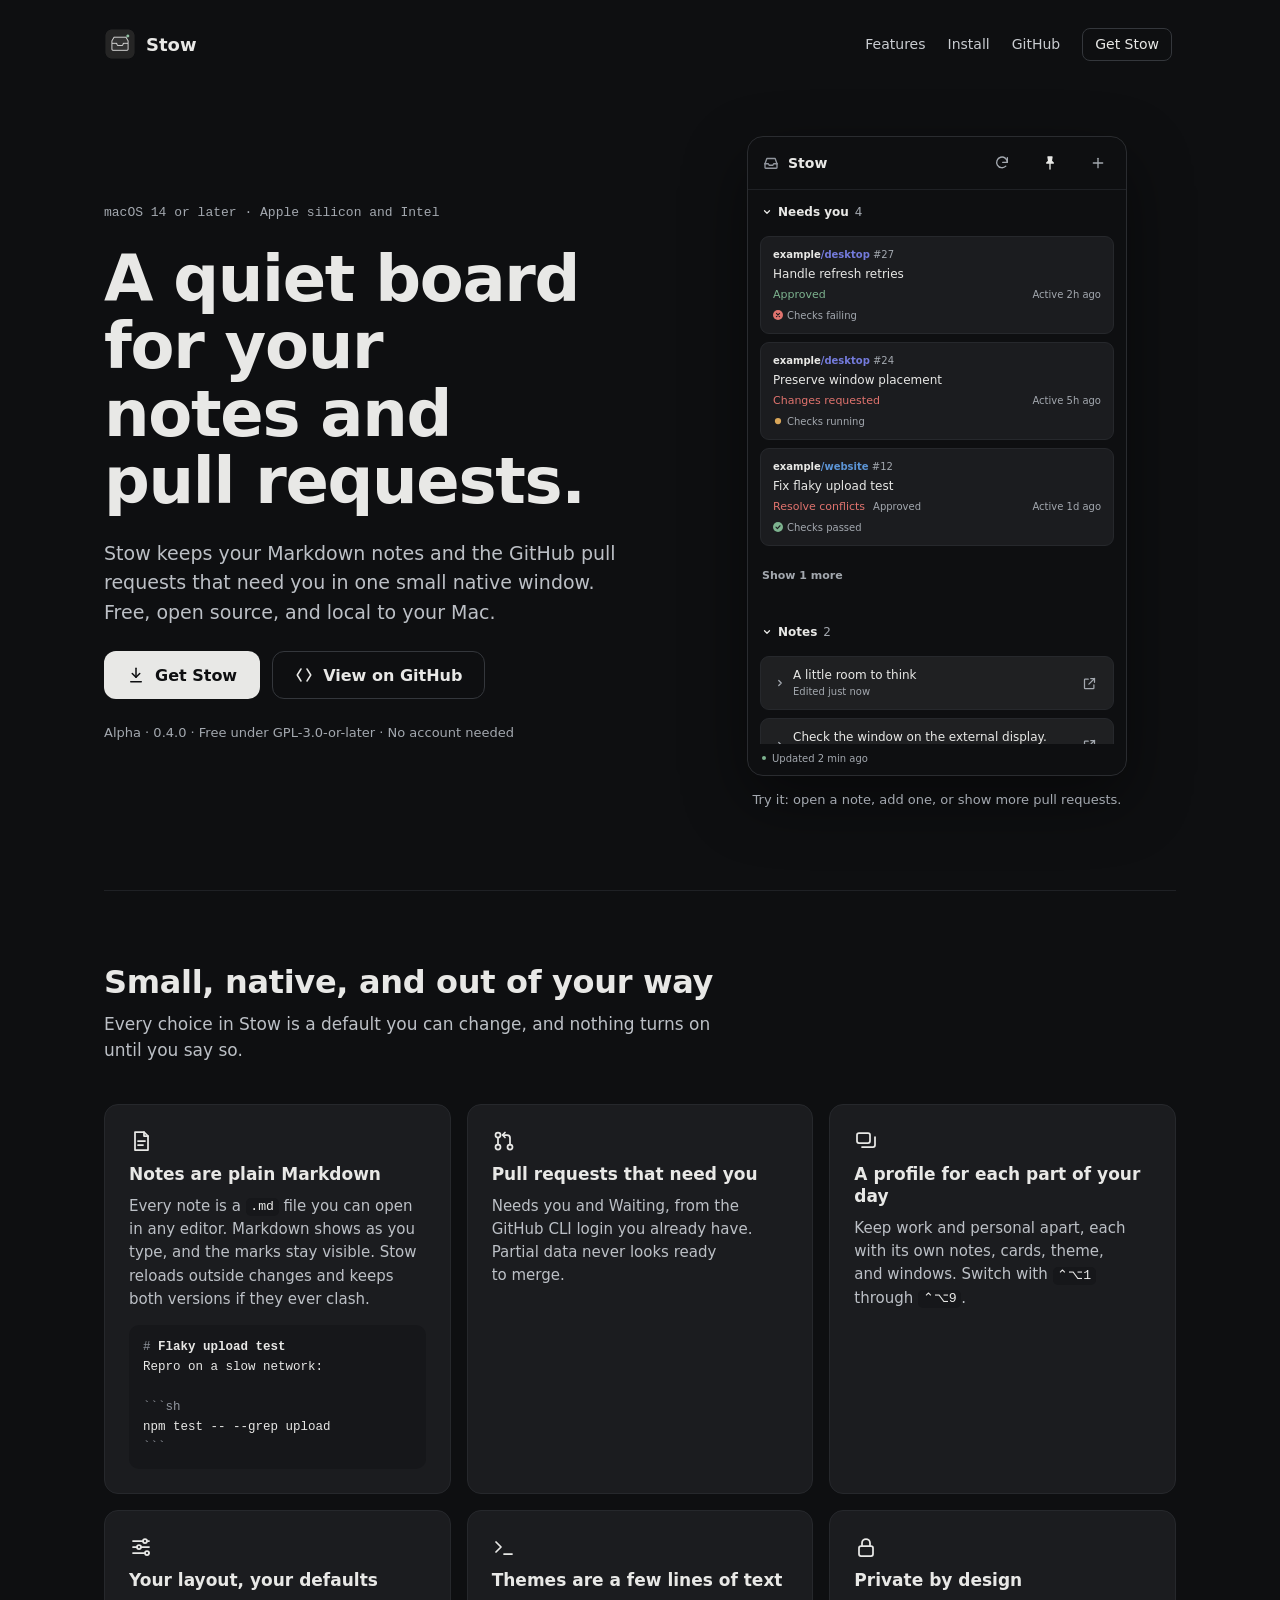
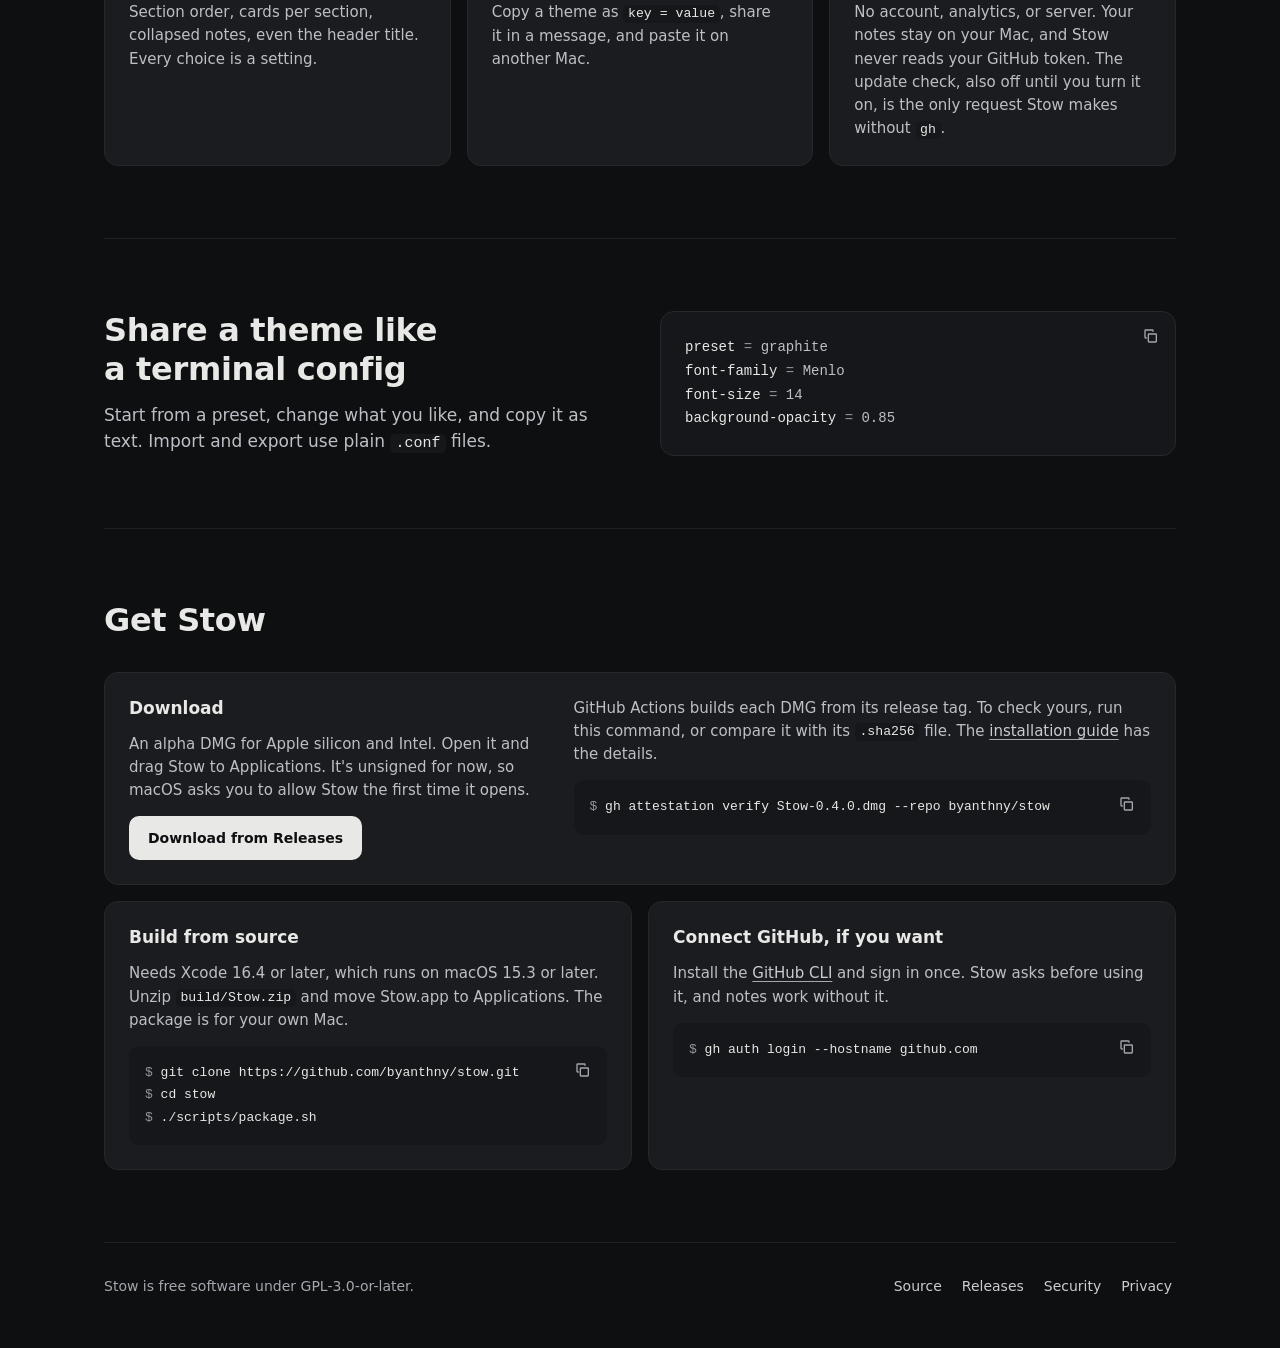
<file: site/index.html>
<!doctype html>
<html lang="en">
<head>
  <meta charset="utf-8">
  <meta name="viewport" content="width=device-width, initial-scale=1">
  <title>Stow, a quiet board for notes and pull requests</title>
  <meta name="description" content="Stow is a small native Mac app that keeps your Markdown notes and the GitHub pull requests that need you in one quiet window. Free and open source.">
  <meta name="color-scheme" content="dark">
  <meta name="theme-color" content="#0E0F11">
  <link rel="canonical" href="https://stow.byanthny.com/">
  <meta property="og:type" content="website">
  <meta property="og:url" content="https://stow.byanthny.com/">
  <meta property="og:site_name" content="Stow">
  <meta property="og:title" content="Stow, a quiet board for notes and pull requests">
  <meta property="og:description" content="Markdown notes and the GitHub pull requests that need you, in one small native Mac window. Free and open source.">
  <meta property="og:image" content="https://stow.byanthny.com/assets/og-0.3.0.png">
  <meta property="og:image:width" content="1200">
  <meta property="og:image:height" content="630">
  <meta property="og:image:alt" content="The Stow board with pull requests that need you, each repository in its own color, and Markdown notes, beside the headline.">
  <meta name="twitter:card" content="summary_large_image">
  <link rel="icon" href="favicon.ico" sizes="32x32">
  <link rel="icon" href="assets/icon-128.png" type="image/png" sizes="128x128">
  <link rel="apple-touch-icon" href="assets/apple-touch-icon.png">
  <link rel="stylesheet" href="styles.css">
  <script src="demo.js" defer></script>
  <script src="copy.js" defer></script>
</head>
<body>
  <a class="skip-link" href="#main">Skip to content</a>

  <header class="site-header wrap" id="top">
    <a class="brand" href="#top">
      <img src="assets/icon-128.png" alt="" width="32" height="32">
      <span>Stow</span>
    </a>
    <nav class="site-nav" aria-label="Main">
      <a href="#features">Features</a>
      <a href="#install">Install</a>
      <a href="https://github.com/byanthny/stow">GitHub</a>
      <a class="nav-cta" href="#install"><span>Get Stow</span></a>
    </nav>
  </header>

  <main id="main" class="wrap">
    <section class="hero" aria-labelledby="hero-title">
      <div class="hero-copy">
        <p class="eyebrow">macOS 14 or later · Apple silicon and Intel</p>
        <h1 id="hero-title">A quiet board for your notes and pull requests.</h1>
        <p class="lede">Stow keeps your Markdown notes and the GitHub pull requests that need you in one small native window. Free, open source, and local to your Mac.</p>
        <div class="actions">
          <a class="btn btn-primary" href="#install">
            <svg aria-hidden="true" width="18" height="18" viewBox="0 0 24 24" fill="none" stroke="currentColor" stroke-width="2" stroke-linecap="round" stroke-linejoin="round"><path d="M12 3v12"/><path d="M7 10l5 5 5-5"/><path d="M5 21h14"/></svg>
            Get Stow
          </a>
          <a class="btn btn-secondary" href="https://github.com/byanthny/stow">
            <svg aria-hidden="true" width="18" height="18" viewBox="0 0 24 24" fill="none" stroke="currentColor" stroke-width="2" stroke-linecap="round" stroke-linejoin="round"><path d="M8 4L3 12l5 8"/><path d="M16 4l5 8-5 8"/></svg>
            View on GitHub
          </a>
        </div>
        <p class="fine">Alpha · 0.4.0 · Free under GPL-3.0-or-later · No account needed</p>
      </div>

      <figure class="demo">
        <div class="board" data-board>
          <div class="board-bar">
            <svg class="board-icon" aria-hidden="true" width="18" height="18" viewBox="0 0 24 24" fill="none" stroke="currentColor" stroke-width="1.8" stroke-linecap="round" stroke-linejoin="round"><path d="M4 13l2.5-7h11L20 13"/><path d="M4 13v5a1 1 0 0 0 1 1h14a1 1 0 0 0 1-1v-5"/><path d="M4 13h4.5l1 2h5l1-2H20"/></svg>
            <span class="board-name">Stow</span>
            <button type="button" class="icon-btn" data-action="refresh" aria-label="Refresh GitHub">
              <svg aria-hidden="true" width="16" height="16" viewBox="0 0 24 24" fill="none" stroke="currentColor" stroke-width="2" stroke-linecap="round" stroke-linejoin="round"><path d="M20 11a8 8 0 1 0-2.3 5.7"/><path d="M20 4v7h-7"/></svg>
            </button>
            <button type="button" class="icon-btn" data-action="pin" aria-label="Pin board on top" aria-pressed="true">
              <svg class="pin-icon" aria-hidden="true" width="16" height="16" viewBox="0 0 24 24" fill="none" stroke="currentColor" stroke-width="2" stroke-linecap="round" stroke-linejoin="round"><path d="M9 3h6l-1 6 3 3H7l3-3z"/><path d="M12 12v9"/></svg>
            </button>
            <button type="button" class="icon-btn" data-action="add" aria-label="New note">
              <svg aria-hidden="true" width="16" height="16" viewBox="0 0 24 24" fill="none" stroke="currentColor" stroke-width="2" stroke-linecap="round" stroke-linejoin="round"><path d="M12 5v14"/><path d="M5 12h14"/></svg>
            </button>
          </div>

          <div class="board-scroll">
            <button type="button" class="section-toggle" data-action="section" aria-expanded="true" aria-controls="needs-body" data-summary="needs-summary">
              <svg class="chev" aria-hidden="true" width="10" height="10" viewBox="0 0 24 24" fill="none" stroke="currentColor" stroke-width="3" stroke-linecap="round" stroke-linejoin="round"><path d="M9 6l6 6-6 6"/></svg>
              Needs you
              <span class="count">4<span class="sr-only"> pull requests</span></span>
              <span class="attention" aria-hidden="true"></span>
            </button>
            <div class="section-body" id="needs-body">
              <ul class="cards" role="list">
                <li class="pr">
                  <p class="pr-repo"><span class="pr-name">example<span class="repo-desktop">/desktop</span></span> <span class="pr-num">#27</span></p>
                  <p class="pr-title">Handle refresh retries</p>
                  <p class="pr-state"><span class="tone-green">Approved</span> <span class="pr-active">Active 2h ago</span></p>
                  <p class="pr-checks"><svg class="checks-icon tone-red" aria-hidden="true" width="10" height="10" viewBox="0 0 16 16"><circle cx="8" cy="8" r="8" fill="currentColor"/><path class="checks-mark" d="M5.5 5.5l5 5m0-5l-5 5" fill="none" stroke-width="1.75" stroke-linecap="round"/></svg>Checks failing</p>
                </li>
                <li class="pr">
                  <p class="pr-repo"><span class="pr-name">example<span class="repo-desktop">/desktop</span></span> <span class="pr-num">#24</span></p>
                  <p class="pr-title">Preserve window placement</p>
                  <p class="pr-state"><span class="tone-red">Changes requested</span> <span class="pr-active">Active 5h ago</span></p>
                  <p class="pr-checks"><svg class="checks-icon tone-amber" aria-hidden="true" width="10" height="10" viewBox="0 0 16 16"><circle cx="8" cy="8" r="5" fill="currentColor"/></svg>Checks running</p>
                </li>
                <li class="pr">
                  <p class="pr-repo"><span class="pr-name">example<span class="repo-website">/website</span></span> <span class="pr-num">#12</span></p>
                  <p class="pr-title">Fix flaky upload test</p>
                  <p class="pr-state"><span class="tone-red">Resolve conflicts</span> <span class="pr-note">Approved</span> <span class="pr-active">Active 1d ago</span></p>
                  <p class="pr-checks"><svg class="checks-icon tone-green" aria-hidden="true" width="10" height="10" viewBox="0 0 16 16"><circle cx="8" cy="8" r="8" fill="currentColor"/><path class="checks-mark" d="M4.75 8.25l2.25 2.25 4.25-4.5" fill="none" stroke-width="1.75" stroke-linecap="round" stroke-linejoin="round"/></svg>Checks passed</p>
                </li>
                <li class="pr" data-extra hidden>
                  <p class="pr-repo"><span class="pr-name">sample-org<span class="repo-api">/api</span></span> <span class="pr-num">#58</span></p>
                  <p class="pr-title">Drop legacy flags</p>
                  <p class="pr-state"><span class="tone-green">Ready to merge</span> <span class="pr-note">Approved</span> <span class="pr-active">Active 2d ago</span></p>
                  <p class="pr-checks"><svg class="checks-icon tone-green" aria-hidden="true" width="10" height="10" viewBox="0 0 16 16"><circle cx="8" cy="8" r="8" fill="currentColor"/><path class="checks-mark" d="M4.75 8.25l2.25 2.25 4.25-4.5" fill="none" stroke-width="1.75" stroke-linecap="round" stroke-linejoin="round"/></svg>Checks passed</p>
                </li>
              </ul>
              <button type="button" class="more" data-action="more" data-showing="false">Show 1 more</button>
            </div>
            <p class="summary" id="needs-summary" hidden>desktop: Handle refresh retries · desktop: Preserve window placement</p>

            <button type="button" class="section-toggle" data-action="section" aria-expanded="true" aria-controls="notes-body" data-summary="notes-summary">
              <svg class="chev" aria-hidden="true" width="10" height="10" viewBox="0 0 24 24" fill="none" stroke="currentColor" stroke-width="3" stroke-linecap="round" stroke-linejoin="round"><path d="M9 6l6 6-6 6"/></svg>
              Notes
              <span class="count"><span data-notes-count>2</span><span class="sr-only"> notes</span></span>
            </button>
            <div class="notes-wrap" id="notes-body">
              <ul class="notes" role="list" data-notes>
                <li class="note">
                  <div class="note-row">
                    <button type="button" class="note-toggle" data-action="note" aria-expanded="false" aria-controls="note-1-body">
                      <svg class="chev" aria-hidden="true" width="10" height="10" viewBox="0 0 24 24" fill="none" stroke="currentColor" stroke-width="3" stroke-linecap="round" stroke-linejoin="round"><path d="M9 6l6 6-6 6"/></svg>
                      <span class="note-label">
                        <span class="note-title" id="note-1-title">A little room to think</span>
                        <span class="note-sub">Edited just now</span>
                      </span>
                    </button>
                    <button type="button" class="icon-btn" data-action="pop" aria-label="Pop out note" aria-describedby="note-1-title">
                      <svg aria-hidden="true" width="15" height="15" viewBox="0 0 24 24" fill="none" stroke="currentColor" stroke-width="2" stroke-linecap="round" stroke-linejoin="round"><path d="M14 4h6v6"/><path d="M20 4l-9 9"/><path d="M19 14v5a1 1 0 0 1-1 1H5a1 1 0 0 1-1-1V6a1 1 0 0 1 1-1h5"/></svg>
                    </button>
                  </div>
                  <div class="note-body" id="note-1-body" hidden>
                    <textarea class="note-input" aria-labelledby="note-1-title" rows="5"># A little room to think

- keep the board quiet
- bring the next action into view</textarea>
                  </div>
                </li>
                <li class="note">
                  <div class="note-row">
                    <button type="button" class="note-toggle" data-action="note" aria-expanded="false" aria-controls="note-2-body">
                      <svg class="chev" aria-hidden="true" width="10" height="10" viewBox="0 0 24 24" fill="none" stroke="currentColor" stroke-width="3" stroke-linecap="round" stroke-linejoin="round"><path d="M9 6l6 6-6 6"/></svg>
                      <span class="note-label">
                        <span class="note-title" id="note-2-title">Check the window on the external display.</span>
                        <span class="note-sub">example/desktop #24</span>
                      </span>
                    </button>
                    <button type="button" class="icon-btn" data-action="pop" aria-label="Pop out note" aria-describedby="note-2-title">
                      <svg aria-hidden="true" width="15" height="15" viewBox="0 0 24 24" fill="none" stroke="currentColor" stroke-width="2" stroke-linecap="round" stroke-linejoin="round"><path d="M14 4h6v6"/><path d="M20 4l-9 9"/><path d="M19 14v5a1 1 0 0 1-1 1H5a1 1 0 0 1-1-1V6a1 1 0 0 1 1-1h5"/></svg>
                    </button>
                  </div>
                  <div class="note-body" id="note-2-body" hidden>
                    <p class="note-link">
                      <svg aria-hidden="true" width="11" height="11" viewBox="0 0 24 24" fill="none" stroke="currentColor" stroke-width="2" stroke-linecap="round" stroke-linejoin="round"><path d="M10 14a4 4 0 0 0 5.7 0l3-3a4 4 0 0 0-5.7-5.7l-1 1"/><path d="M14 10a4 4 0 0 0-5.7 0l-3 3a4 4 0 0 0 5.7 5.7l1-1"/></svg>
                      example/desktop #24
                    </p>
                    <textarea class="note-input" aria-labelledby="note-2-title" rows="5">Check the window on the external display.</textarea>
                  </div>
                </li>
              </ul>
              <div class="hint-region" role="status" data-hint></div>
              <template id="note-template">
                <li class="note">
                  <div class="note-row">
                    <button type="button" class="note-toggle" data-action="note" aria-expanded="false">
                      <svg class="chev" aria-hidden="true" width="10" height="10" viewBox="0 0 24 24" fill="none" stroke="currentColor" stroke-width="3" stroke-linecap="round" stroke-linejoin="round"><path d="M9 6l6 6-6 6"/></svg>
                      <span class="note-label">
                        <span class="note-title"></span>
                        <span class="note-sub">Edited just now</span>
                      </span>
                    </button>
                    <button type="button" class="icon-btn" data-action="pop" aria-label="Pop out note">
                      <svg aria-hidden="true" width="15" height="15" viewBox="0 0 24 24" fill="none" stroke="currentColor" stroke-width="2" stroke-linecap="round" stroke-linejoin="round"><path d="M14 4h6v6"/><path d="M20 4l-9 9"/><path d="M19 14v5a1 1 0 0 1-1 1H5a1 1 0 0 1-1-1V6a1 1 0 0 1 1-1h5"/></svg>
                    </button>
                  </div>
                  <div class="note-body" hidden>
                    <textarea class="note-input" rows="5"></textarea>
                  </div>
                </li>
              </template>
            </div>
            <p class="summary" id="notes-summary" hidden>A little room to think</p>

            <button type="button" class="section-toggle" data-action="section" aria-expanded="false" aria-controls="waiting-body" data-summary="waiting-summary">
              <svg class="chev" aria-hidden="true" width="10" height="10" viewBox="0 0 24 24" fill="none" stroke="currentColor" stroke-width="3" stroke-linecap="round" stroke-linejoin="round"><path d="M9 6l6 6-6 6"/></svg>
              Waiting
              <span class="count">1<span class="sr-only"> pull request</span></span>
            </button>
            <div class="section-body" id="waiting-body" hidden>
              <ul class="cards" role="list">
                <li class="pr">
                  <p class="pr-repo"><span class="pr-name">example<span class="repo-toolkit">/toolkit</span></span> <span class="pr-num">#8</span></p>
                  <p class="pr-title">Add keyboard shortcuts</p>
                  <p class="pr-state"><span class="tone-amber">Review pending</span> <span class="pr-active">Active 3h ago</span></p>
                  <p class="pr-checks"><svg class="checks-icon tone-amber" aria-hidden="true" width="10" height="10" viewBox="0 0 16 16"><circle cx="8" cy="8" r="5" fill="currentColor"/></svg>Checks running</p>
                </li>
              </ul>
            </div>
            <p class="summary" id="waiting-summary">toolkit: Add keyboard shortcuts</p>
          </div>

          <p class="board-status"><span class="status-dot" aria-hidden="true"></span><span role="status" data-status>Updated 2 min ago</span></p>
        </div>
        <figcaption>Try it: open a note, add one, or show more pull requests.</figcaption>
      </figure>
    </section>

    <section class="band" id="features" aria-labelledby="features-title">
      <h2 id="features-title">Small, native, and out of your way</h2>
      <p class="intro">Every choice in Stow is a default you can change, and nothing turns on until you say so.</p>
      <ul class="features" role="list">
        <li class="card">
          <svg class="card-icon" aria-hidden="true" width="24" height="24" viewBox="0 0 24 24" fill="none" stroke="currentColor" stroke-width="1.75" stroke-linecap="round" stroke-linejoin="round"><path d="M6 3h9l4 4v14H6z"/><path d="M15 3v4h4"/><path d="M9 12h7"/><path d="M9 16h5"/></svg>
          <h3>Notes are plain Markdown</h3>
          <p>Every note is a <code>.md</code> file you can open in any editor. Markdown shows as you type, and the marks stay visible. Stow reloads outside changes and keeps both versions if they ever clash.</p>
          <pre class="code code-note" translate="no"><code><span class="tok-mark">#</span> <span class="tok-heading">Flaky upload test</span>
Repro on a slow network:

<span class="tok-mark">```sh</span>
npm test -- --grep upload
<span class="tok-mark">```</span></code></pre>
        </li>
        <li class="card">
          <svg class="card-icon" aria-hidden="true" width="24" height="24" viewBox="0 0 24 24" fill="none" stroke="currentColor" stroke-width="1.75" stroke-linecap="round" stroke-linejoin="round"><circle cx="6" cy="6" r="2.5"/><circle cx="6" cy="18" r="2.5"/><circle cx="18" cy="18" r="2.5"/><path d="M6 8.5v7"/><path d="M18 15.5V9a3 3 0 0 0-3-3h-4"/><path d="M13 3.5L10.5 6 13 8.5"/></svg>
          <h3>Pull requests that need you</h3>
          <p>Needs you and Waiting, from the GitHub CLI login you already have. Partial data never looks ready to merge.</p>
        </li>
        <li class="card">
          <svg class="card-icon" aria-hidden="true" width="24" height="24" viewBox="0 0 24 24" fill="none" stroke="currentColor" stroke-width="1.75" stroke-linecap="round" stroke-linejoin="round"><rect x="3" y="4" width="13" height="10" rx="2"/><path d="M8 18h11a2 2 0 0 0 2-2V8"/></svg>
          <h3>A profile for each part of your day</h3>
          <p>Keep work and personal apart, each with its own notes, cards, theme, and windows. Switch with <kbd>⌃⌥1</kbd> through <kbd>⌃⌥9</kbd>.</p>
        </li>
        <li class="card">
          <svg class="card-icon" aria-hidden="true" width="24" height="24" viewBox="0 0 24 24" fill="none" stroke="currentColor" stroke-width="1.75" stroke-linecap="round" stroke-linejoin="round"><path d="M4 6h10"/><path d="M18 6h2"/><circle cx="16" cy="6" r="2"/><path d="M4 12h4"/><path d="M12 12h8"/><circle cx="10" cy="12" r="2"/><path d="M4 18h12"/><path d="M20 18h0"/><circle cx="18" cy="18" r="2"/></svg>
          <h3>Your layout, your defaults</h3>
          <p>Section order, cards per section, collapsed notes, even the header title. Every choice is a setting.</p>
        </li>
        <li class="card">
          <svg class="card-icon" aria-hidden="true" width="24" height="24" viewBox="0 0 24 24" fill="none" stroke="currentColor" stroke-width="1.75" stroke-linecap="round" stroke-linejoin="round"><path d="M4 17l5-5-5-5"/><path d="M12 19h8"/></svg>
          <h3>Themes are a few lines of text</h3>
          <p>Copy a theme as <code>key = value</code>, share it in a message, and paste it on another Mac.</p>
        </li>
        <li class="card">
          <svg class="card-icon" aria-hidden="true" width="24" height="24" viewBox="0 0 24 24" fill="none" stroke="currentColor" stroke-width="1.75" stroke-linecap="round" stroke-linejoin="round"><rect x="5" y="11" width="14" height="10" rx="2"/><path d="M8 11V8a4 4 0 0 1 8 0v3"/></svg>
          <h3>Private by design</h3>
          <p>No account, analytics, or server. Your notes stay on your Mac, and Stow never reads your GitHub token. The update check, also off until you turn it on, is the only request Stow makes without <code>gh</code>.</p>
        </li>
      </ul>
    </section>

    <section class="band split" aria-labelledby="theme-title">
      <div class="split-copy">
        <h2 id="theme-title">Share a theme like a terminal config</h2>
        <p>Start from a preset, change what you like, and copy it as text. Import and export use plain <code>.conf</code> files.</p>
      </div>
      <pre class="code code-lg" translate="no" data-copy="Copy theme config"><code><span class="tok-key">preset</span> <span class="tok-mark">=</span> <span class="tok-value">graphite</span>
<span class="tok-key">font-family</span> <span class="tok-mark">=</span> <span class="tok-value">Menlo</span>
<span class="tok-key">font-size</span> <span class="tok-mark">=</span> <span class="tok-value">14</span>
<span class="tok-key">background-opacity</span> <span class="tok-mark">=</span> <span class="tok-value">0.85</span></code></pre>
    </section>

    <section class="band" id="install" aria-labelledby="install-title">
      <h2 class="install-title" id="install-title">Get Stow</h2>
      <div class="install-grid">
        <article class="card card-wide" id="download" aria-labelledby="download-title">
          <div class="card-part">
            <h3 id="download-title">Download</h3>
            <p>An alpha DMG for Apple silicon and Intel. Open it and drag Stow to Applications. It's unsigned for now, so macOS asks you to allow Stow the first time it opens.</p>
            <a class="btn btn-primary btn-small" href="https://github.com/byanthny/stow/releases">Download from Releases</a>
          </div>
          <div class="card-part">
            <p>GitHub Actions builds each DMG from its release tag. To check yours, run this command, or compare it with its <code>.sha256</code> file. The <a href="https://github.com/byanthny/stow/blob/main/docs/install.md">installation guide</a> has the details.</p>
            <pre class="code" translate="no" data-copy="Copy verify command"><code><span class="line">gh attestation verify Stow-0.4.0.dmg <span class="flag">--repo</span> byanthny/stow</span></code></pre>
          </div>
        </article>
        <article class="card" aria-labelledby="build-title">
          <h3 id="build-title">Build from source</h3>
          <p>Needs Xcode 16.4 or later, which runs on macOS 15.3 or later. Unzip <code>build/Stow.zip</code> and move Stow.app to Applications. The package is for your own Mac.</p>
          <pre class="code" translate="no" data-copy="Copy commands"><code><span class="line">git clone <span class="cont" aria-hidden="true">\
</span>https://github.com/<wbr>byanthny/stow.git</span><span class="line">cd stow</span><span class="line">./scripts/package.sh</span></code></pre>
        </article>
        <article class="card" aria-labelledby="github-title">
          <h3 id="github-title">Connect GitHub, if you want</h3>
          <p>Install the <a href="https://cli.github.com/">GitHub CLI</a> and sign in once. Stow asks before using it, and notes work without it.</p>
          <pre class="code" translate="no" data-copy="Copy command"><code><span class="line">gh auth login --hostname github.com</span></code></pre>
        </article>
      </div>
    </section>
  </main>

  <footer class="wrap">
    <div class="footer-row">
      <p>Stow is free software under GPL-3.0-or-later.</p>
      <nav class="footer-nav" aria-label="Footer">
        <a href="https://github.com/byanthny/stow">Source</a>
        <a href="https://github.com/byanthny/stow/releases">Releases</a>
        <a href="https://github.com/byanthny/stow/blob/main/SECURITY.md">Security</a>
        <a href="https://github.com/byanthny/stow/blob/main/docs/privacy.md">Privacy</a>
      </nav>
    </div>
  </footer>
</body>
</html>
</file>
<file: site/styles.css>
/* Stow site. Every file is same-origin: the CSP blocks inline styles, inline scripts, and third-party requests. */

:root {
  color-scheme: dark;
  --bg: #0E0F11;
  --surface: #1B1C1F;
  --note: #1F2022;
  --code-bg: #16171A;
  --hover: #17181B;
  --text: #E8E8E6;
  --text-2: #BCC0C6;
  --muted: #A3A8AF;
  --muted-2: #91969E;
  --link: #C9CCD1;
  --border: #26282C;
  --rule: #1F2125;
  --frame: #2A2C30;
  --outline: #34373C;
  --outline-hover: #4A4E55;
  --accent: #E8E8E6;
  --accent-hover: #FFFFFF;
  --on-accent: #0E0F11;
  --red: #E0736E;
  --amber: #D9A659;
  --green: #7DB38F;
  --font: -apple-system, BlinkMacSystemFont, "SF Pro Text", "Segoe UI", system-ui, sans-serif;
  --mono: ui-monospace, SFMono-Regular, Menlo, Consolas, monospace;
}

*,
*::before,
*::after {
  box-sizing: border-box;
}

[hidden] {
  display: none !important;
}

html {
  background: var(--bg);
  -webkit-text-size-adjust: 100%;
  text-size-adjust: 100%;
}

body {
  margin: 0;
  background: var(--bg);
  color: var(--text);
  font-family: var(--font);
  font-size: 16px;
  line-height: 1.5;
  -webkit-font-smoothing: antialiased;
  -moz-osx-font-smoothing: grayscale;
}

img,
svg {
  display: block;
  flex: none;
}

p {
  text-wrap: pretty;
}

a {
  color: var(--link);
  text-decoration: none;
}

a:hover {
  color: var(--accent-hover);
}

/* In-text links keep an underline at 3:1 or better against the cards. */
p a {
  text-decoration: underline;
  text-decoration-color: var(--muted);
  text-underline-offset: 0.2em;
}

p a:hover {
  text-decoration-color: currentColor;
}

button {
  color: inherit;
  font: inherit;
}

code,
kbd,
pre {
  font-family: var(--mono);
}

::selection {
  background: #3A3D43;
  color: #FFFFFF;
}

:focus-visible {
  outline: 2px solid var(--accent);
  outline-offset: 2px;
}

.sr-only {
  position: absolute;
  width: 1px;
  height: 1px;
  margin: -1px;
  padding: 0;
  overflow: hidden;
  clip-path: inset(50%);
  white-space: nowrap;
  border: 0;
}

.skip-link {
  position: absolute;
  top: -100px;
  left: 16px;
  z-index: 10;
  padding: 12px 16px;
  border-radius: 10px;
  background: var(--accent);
  color: var(--on-accent);
  font-weight: 600;
}

.skip-link:focus,
.skip-link:hover {
  top: 16px;
  color: var(--on-accent);
}

.wrap {
  width: 100%;
  max-width: 1120px;
  margin-inline: auto;
  padding-inline: 24px;
}

/* Header */

.site-header {
  display: flex;
  flex-wrap: wrap;
  align-items: center;
  justify-content: space-between;
  gap: 8px 16px;
  padding-block: 22px;
}

.brand,
.brand:hover {
  display: inline-flex;
  align-items: center;
  gap: 10px;
  min-height: 44px;
  color: var(--text);
  font-size: 18px;
  font-weight: 600;
}

.brand img {
  width: 32px;
  height: 32px;
}

.site-nav {
  display: flex;
  flex-wrap: wrap;
  align-items: center;
  gap: 4px 14px;
  font-size: 14px;
}

.site-nav a:not(.btn) {
  display: inline-flex;
  align-items: center;
  min-height: 44px;
  padding-inline: 4px;
}

/* Buttons */

.btn {
  display: inline-flex;
  align-items: center;
  justify-content: center;
  gap: 10px;
  min-height: 48px;
  padding: 0 22px;
  border: 1px solid transparent;
  border-radius: 12px;
  font-size: 16px;
  font-weight: 600;
  line-height: 1.2;
  white-space: nowrap;
}

.btn-primary,
.btn-primary:hover {
  background: var(--accent);
  color: var(--on-accent);
}

.btn-primary:hover {
  background: var(--accent-hover);
}

.btn-secondary {
  border-color: var(--outline);
  color: var(--text);
}

.btn-secondary:hover {
  border-color: var(--outline-hover);
  background: var(--code-bg);
  color: var(--accent-hover);
}

.btn-small {
  min-height: 44px;
  padding: 0 18px;
  border-radius: 10px;
  font-size: 14px;
}

/* Hero: stacked and centered until there's room for two columns */

.hero {
  display: flex;
  flex-direction: column;
  align-items: center;
  gap: 56px;
  padding-block: 48px 80px;
}

.hero-copy {
  display: flex;
  flex-direction: column;
  align-items: center;
  gap: 24px;
  width: 100%;
  max-width: 40rem;
  min-width: 0;
  text-align: center;
}

.eyebrow {
  margin: 0;
  color: var(--muted);
  font-family: var(--mono);
  font-size: 13px;
}

h1 {
  margin: 0;
  font-size: clamp(40px, 5vw, 64px);
  font-weight: 650;
  line-height: 1.05;
  letter-spacing: -0.02em;
  text-wrap: balance;
}

.lede {
  max-width: 34rem;
  margin: 0;
  color: var(--text-2);
  font-size: 19px;
  line-height: 1.55;
}

.actions {
  display: flex;
  flex-wrap: wrap;
  justify-content: center;
  gap: 12px;
}

.fine {
  margin: 0;
  color: var(--muted);
  font-size: 13px;
}

.demo {
  display: flex;
  flex-direction: column;
  align-items: center;
  gap: 14px;
  width: 100%;
  min-width: 0;
  margin: 0;
}

.demo figcaption {
  color: var(--muted);
  font-size: 13px;
  text-align: center;
}

@media (min-width: 924px) {
  .hero {
    flex-direction: row;
  }

  .hero-copy {
    flex: 1 1 440px;
    align-items: stretch;
    max-width: none;
    text-align: left;
  }

  .actions {
    justify-content: flex-start;
  }

  .demo {
    flex: 1 1 380px;
  }
}

/* Sections */

.band {
  padding-block: 72px;
  border-top: 1px solid var(--rule);
}

h2 {
  margin: 0;
  font-size: 32px;
  font-weight: 650;
  line-height: 1.2;
  letter-spacing: -0.01em;
  text-wrap: balance;
}

.intro {
  max-width: 40rem;
  margin: 10px 0 40px;
  color: var(--text-2);
  font-size: 17px;
  line-height: 1.55;
}

.features {
  display: grid;
  grid-template-columns: repeat(auto-fit, minmax(min(260px, 100%), 1fr));
  gap: 16px;
  margin: 0;
  padding: 0;
  list-style: none;
}

.card {
  display: flex;
  flex-direction: column;
  gap: 10px;
  padding: 24px;
  border: 1px solid var(--border);
  border-radius: 14px;
  background: var(--surface);
}

.card h3 {
  margin: 0;
  font-size: 17px;
  font-weight: 600;
  line-height: 1.3;
}

.card p {
  margin: 0;
  color: var(--text-2);
  font-size: 15px;
  line-height: 1.55;
}

.card-icon {
  color: var(--text);
}

/* Code */

pre {
  margin: 0;
  white-space: pre-wrap;
  overflow-wrap: anywhere;
}

.code {
  padding: 16px;
  border-radius: 10px;
  background: var(--code-bg);
  color: var(--text);
  font-size: 13px;
  line-height: 1.7;
}

.code-lg {
  padding: 24px;
  border: 1px solid var(--border);
  border-radius: 14px;
  font-size: 14px;
}

.code-note {
  margin-top: 4px;
  padding: 12px 14px;
  font-size: 12.5px;
  line-height: 1.6;
}

/* A wrapped command line keeps a hanging indent, so it still reads as one command. */
.line {
  display: block;
  padding-left: 2ch;
  text-indent: -2ch;
}

/* A flag never breaks between its dashes. */
.flag {
  white-space: nowrap;
}

/* A shell line continuation, shown only where the command can't fit on one line. */
.cont {
  display: none;
}

@media (max-width: 480px) {
  .cont {
    display: inline;
  }

  /* Wider and slightly smaller, so the clone URL keeps its own line down to 320 px. */
  .install-grid .code {
    margin-inline: -8px;
    padding: 14px 12px;
    font-size: min(12px, 3.25vw);
  }
}

.tok-mark {
  color: var(--muted-2);
}

.tok-heading {
  font-weight: 600;
}

.tok-key {
  color: var(--text);
}

.tok-value {
  color: var(--text-2);
}

p code,
p kbd {
  padding: 0.1em 0.35em;
  border-radius: 5px;
  background: var(--code-bg);
  color: var(--text);
  font-size: 0.88em;
}

/* Theme config */

.split {
  display: flex;
  flex-wrap: wrap;
  align-items: center;
  gap: 40px;
}

.split-copy {
  display: flex;
  flex: 1 1 380px;
  flex-direction: column;
  gap: 14px;
  min-width: 0;
}

.split-copy p {
  max-width: 32rem;
  margin: 0;
  color: var(--text-2);
  font-size: 17px;
  line-height: 1.55;
}

.split > pre {
  flex: 1 1 380px;
  min-width: 0;
}

/* Get Stow */

.install-title {
  margin-bottom: 32px;
}

.install-grid {
  display: grid;
  grid-template-columns: minmax(0, 1fr);
  gap: 16px;
}

.install-grid .card,
.card-part {
  gap: 14px;
}

/* The wide card's two halves. */
.card-part {
  display: flex;
  flex-direction: column;
  min-width: 0;
}

.install-grid .btn {
  align-self: flex-start;
}

/* Two columns start where the GitHub command still fits on one line. */
@media (min-width: 960px) {
  .install-grid {
    grid-template-columns: repeat(2, minmax(0, 1fr));
  }

  .card-wide {
    grid-column: 1 / -1;
  }
}

/* Until the page is near its widest, the clone command needs two lines in its half. */
@media (min-width: 960px) and (max-width: 1119px) {
  .cont {
    display: inline;
  }
}

/* From here, the verify command fits on one line beside the download. */
@media (min-width: 1080px) {
  .install-grid .card-wide {
    display: grid;
    grid-template-columns: minmax(0, 5fr) minmax(0, 7fr);
    align-items: start;
    column-gap: 32px;
  }
}

/* Footer */

.footer-row {
  display: flex;
  flex-wrap: wrap;
  align-items: center;
  justify-content: space-between;
  gap: 8px 16px;
  padding-block: 22px 40px;
  border-top: 1px solid var(--rule);
  color: var(--muted);
  font-size: 14px;
}

.footer-row p {
  margin: 0;
}

.footer-nav {
  display: flex;
  flex-wrap: wrap;
  gap: 0 12px;
}

.footer-nav a {
  display: inline-flex;
  align-items: center;
  min-height: 44px;
  padding-inline: 4px;
}

/* Once the footer stacks, both lines sit against the right edge. */
@media (max-width: 700px) {
  .footer-row {
    flex-direction: column;
    align-items: flex-end;
    text-align: right;
  }

  .footer-nav {
    justify-content: flex-end;
    margin-right: -4px;
  }
}

/* 404 page */

.not-found {
  display: flex;
  flex-direction: column;
  align-items: flex-start;
  gap: 24px;
  padding-block: 96px 120px;
}

/* Board demo, a small copy of the app's board window */

.board {
  display: flex;
  flex-direction: column;
  width: 100%;
  max-width: 380px;
  height: 640px;
  max-height: 85vh;
  max-height: 85svh;
  overflow: hidden;
  border: 1px solid var(--frame);
  border-radius: 16px;
  background: var(--bg);
  box-shadow: 0 24px 64px rgba(0, 0, 0, 0.45);
  color: var(--text);
  font-size: 13px;
  line-height: 1.35;
}

:where(.board) p {
  margin: 0;
}

/* Rings sit inside controls so the board's clipped edges never hide them. */
.board :focus-visible {
  outline-offset: -2px;
}

.board-bar {
  display: flex;
  align-items: center;
  gap: 4px;
  padding: 4px 6px 4px 14px;
  border-bottom: 1px solid var(--rule);
}

.board-icon {
  color: var(--muted-2);
}

.board-name {
  flex-grow: 1;
  margin-left: 4px;
  font-size: 14px;
  font-weight: 600;
}

.icon-btn {
  display: inline-flex;
  flex: none;
  align-items: center;
  justify-content: center;
  width: 44px;
  height: 44px;
  padding: 0;
  border: 0;
  border-radius: 10px;
  background: transparent;
  color: var(--muted);
  cursor: pointer;
}

.icon-btn:hover {
  background: var(--hover);
  color: var(--text);
}

.icon-btn[aria-pressed="true"] {
  color: var(--text);
}

.icon-btn[aria-pressed="true"] svg {
  fill: currentColor;
}

.board-scroll {
  flex: 1 1 auto;
  min-height: 0;
  padding: 0 12px 12px;
  overflow-y: auto;
  scrollbar-color: var(--outline) transparent;
  scrollbar-width: thin;
}

.section-toggle {
  position: sticky;
  top: 0;
  z-index: 1;
  display: flex;
  align-items: center;
  gap: 6px;
  width: 100%;
  min-height: 44px;
  padding: 0 2px;
  border: 0;
  background: var(--bg);
  color: var(--text);
  font-size: 12px;
  font-weight: 600;
  text-align: left;
  cursor: pointer;
}

[aria-expanded="true"] > .chev {
  transform: rotate(90deg);
}

.count {
  color: var(--muted);
  font-weight: 400;
}

.attention {
  display: none;
  width: 5px;
  height: 5px;
  border-radius: 50%;
  background: var(--amber);
}

.section-toggle[aria-expanded="false"] .attention {
  display: block;
}

.section-body {
  display: flex;
  flex-direction: column;
  gap: 8px;
  padding: 2px 0 12px;
}

.cards,
.notes {
  display: flex;
  flex-direction: column;
  gap: 8px;
  margin: 0;
  padding: 0;
  list-style: none;
}

.pr {
  display: flex;
  flex-direction: column;
  gap: 4px;
  padding: 11px 12px;
  border: 1px solid var(--border);
  border-radius: 9px;
  background: var(--surface);
}

.pr-repo {
  overflow: hidden;
  font-size: 10px;
  white-space: nowrap;
  text-overflow: ellipsis;
}

.pr-name {
  color: var(--text);
  font-weight: 600;
}

/* Repository colors from RepositoryColor.hex(for:onSurface:) on --surface. */
.repo-desktop {
  color: #747BDC;
}

.repo-website {
  color: #5C95D6;
}

.repo-api {
  color: #9A74DC;
}

.repo-toolkit {
  color: #C25CD6;
}

.pr-num,
.pr-note,
.pr-active,
.pr-checks {
  color: var(--muted);
}

.pr-title {
  font-size: 12px;
  font-weight: 500;
}

/* The state in its tone, then muted notes, then the last activity on the right. */
.pr-state {
  display: flex;
  align-items: baseline;
  gap: 8px;
  margin-top: 2px;
  font-size: 11px;
  white-space: nowrap;
}

.pr-note,
.pr-active,
.pr-checks {
  font-size: 10px;
}

.pr-note {
  min-width: 0;
  overflow: hidden;
  text-overflow: ellipsis;
}

.pr-active {
  margin-left: auto;
}

.pr-checks {
  display: flex;
  align-items: center;
  gap: 4px;
  margin-top: 2px;
}

.checks-mark {
  stroke: var(--surface);
}

.tone-red {
  color: var(--red);
}

.tone-amber {
  color: var(--amber);
}

.tone-green {
  color: var(--green);
}

.more {
  align-self: flex-start;
  min-height: 44px;
  padding: 0 2px;
  border: 0;
  background: transparent;
  color: var(--muted);
  font-size: 11px;
  font-weight: 600;
  cursor: pointer;
}

.more:hover {
  color: var(--text);
}

.summary {
  padding: 0 0 12px 17px;
  overflow: hidden;
  color: var(--muted);
  font-size: 11px;
  white-space: nowrap;
  text-overflow: ellipsis;
}

.notes-wrap {
  padding: 2px 0 12px;
}

.note {
  /* Leaves room for the sticky section title when a note scrolls into view. */
  scroll-margin-top: 52px;
  border: 1px solid var(--border);
  border-radius: 9px;
  background: var(--note);
}

.note-row {
  display: flex;
  align-items: center;
  padding-right: 2px;
}

.note-toggle {
  display: flex;
  flex: 1 1 auto;
  align-items: center;
  gap: 8px;
  min-width: 0;
  min-height: 52px;
  padding: 8px 6px 8px 14px;
  border: 0;
  border-radius: 8px;
  background: transparent;
  color: var(--text);
  text-align: left;
  cursor: pointer;
}

.note-toggle .chev {
  color: var(--muted);
}

.note-label {
  display: flex;
  flex-direction: column;
  gap: 2px;
  min-width: 0;
}

.note-title {
  overflow: hidden;
  font-size: 12px;
  font-weight: 500;
  white-space: nowrap;
  text-overflow: ellipsis;
}

.note-sub {
  color: var(--muted);
  font-size: 10px;
}

/* An open note keeps the same toggle, shrunk to its chevron, so focus never moves. */
.note.is-open .note-row {
  gap: 2px;
  padding-left: 4px;
}

.note.is-open .note-toggle {
  flex: 0 0 44px;
  justify-content: center;
  width: 44px;
  min-height: 44px;
  padding: 0;
}

.note.is-open .note-label {
  position: absolute;
  width: 1px;
  height: 1px;
  overflow: hidden;
  clip-path: inset(50%);
  white-space: nowrap;
}

.note.is-open .note-row .icon-btn {
  margin-left: auto;
}

.note-body {
  padding: 0 10px 10px;
}

.note-link {
  display: flex;
  align-items: center;
  gap: 6px;
  padding: 0 4px 4px;
  color: var(--muted);
  font-size: 10px;
}

.note-input {
  display: block;
  width: 100%;
  margin: 0;
  padding: 6px 4px;
  border: 0;
  border-radius: 6px;
  background: transparent;
  color: var(--text);
  font: inherit;
  font-size: 13px;
  line-height: 1.5;
  resize: none;
}

.hint {
  margin-top: 8px;
  padding: 8px 10px;
  border-radius: 8px;
  background: var(--code-bg);
  color: var(--text-2);
  font-size: 11px;
  line-height: 1.45;
}

.board-status {
  display: flex;
  align-items: center;
  gap: 6px;
  padding: 8px 14px 10px;
  color: var(--muted);
  font-size: 10px;
}

.status-dot {
  width: 4px;
  height: 4px;
  border-radius: 50%;
  background: var(--green);
}

/* Motion only answers an action, and only when the visitor allows it. */

@media (prefers-reduced-motion: no-preference) {
  html {
    scroll-behavior: smooth;
  }

  .chev {
    transition: transform 160ms ease;
  }

  .is-refreshing svg {
    animation: spin 700ms linear infinite;
  }
}

@keyframes spin {
  to {
    transform: rotate(360deg);
  }
}

/* Small screens */

@media (max-width: 600px) {
  .wrap {
    padding-inline: 16px;
  }

  .site-header {
    padding-block: 12px;
  }

  .site-header,
  .site-nav {
    justify-content: center;
  }

  .hero {
    gap: 40px;
    padding-block: 24px 56px;
  }

  .not-found {
    align-items: center;
    padding-block: 48px 72px;
    text-align: center;
  }

  .actions {
    gap: 10px;
  }

  .btn {
    padding: 0 16px;
  }

  .band {
    padding-block: 56px;
  }

  h2 {
    font-size: 28px;
  }

  .card {
    padding: 20px;
  }

  .code {
    padding: 14px;
    font-size: 12.5px;
  }

  .code-lg {
    padding: 20px;
    font-size: 13px;
  }
}

/* Each command starts with a prompt, so separate commands read as separate lines. The prompt isn't copied. */
.line::before {
  content: "$ ";
  content: "$ " / "";
  color: var(--muted-2);
  user-select: none;
}

/* Copy buttons, added by copy.js. */
.code.has-copy {
  position: relative;
  padding-right: 52px;
}

.copy-button {
  position: absolute;
  top: 2px;
  right: 2px;
  display: inline-flex;
  align-items: center;
  justify-content: center;
  width: 44px;
  height: 44px;
  border: 0;
  border-radius: 8px;
  background: transparent;
  color: var(--muted);
  cursor: pointer;
}

.copy-button:hover {
  color: var(--text);
  background: var(--hover);
}

.copy-button.is-done {
  color: var(--green);
}

@media (max-width: 480px) {
  /* Too narrow to give the button its own column, so the code starts below it. */
  .code.has-copy,
  .install-grid .code.has-copy {
    padding-top: 44px;
    padding-right: 12px;
  }
}

/* The header's Get Stow: a quiet outline that doesn't compete with the hero. The link keeps a 44 px hit area. */
.nav-cta span {
  padding: 5px 12px;
  border: 1px solid var(--outline);
  border-radius: 8px;
  color: var(--text);
  font-weight: 500;
}

.nav-cta:hover span {
  border-color: var(--outline-hover);
  background: var(--code-bg);
}
</file>
